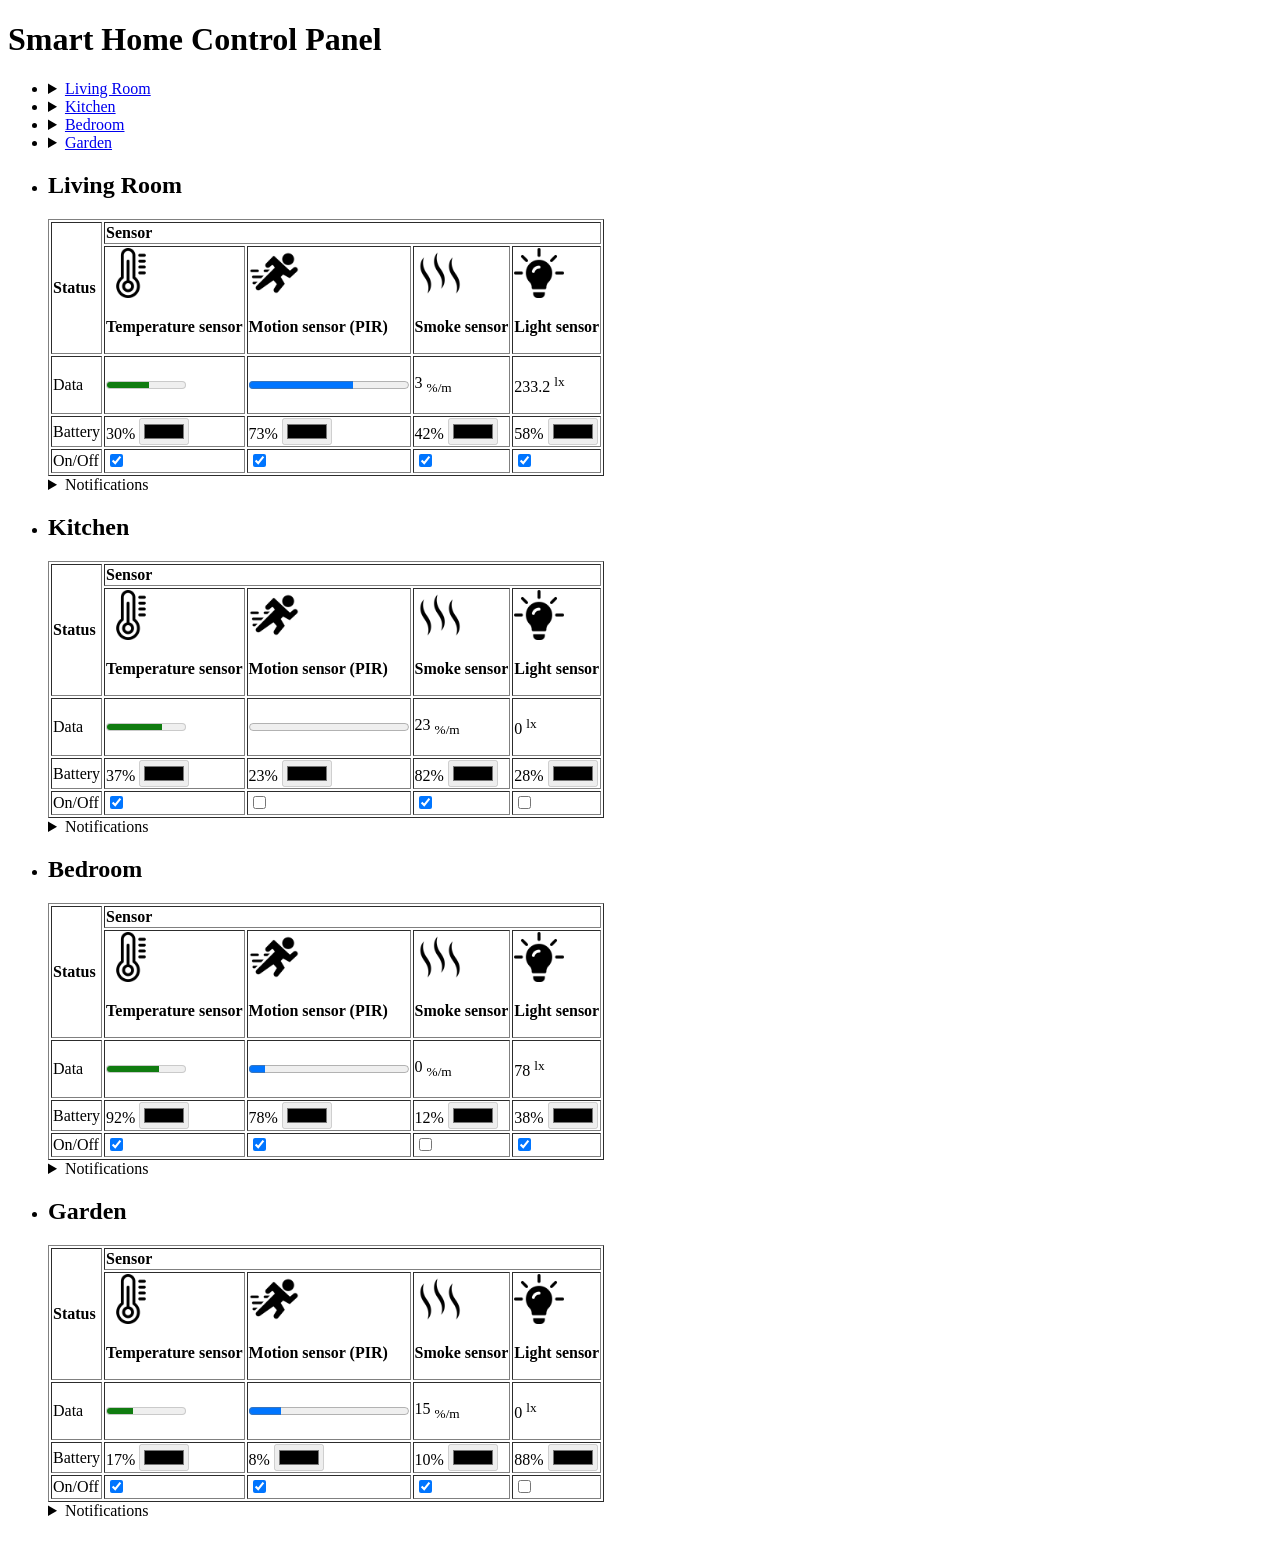
<file: HW1/index.html>
<!doctype html>
<html lang="en">
  <head>
    <meta charset="UTF-8" />
    <meta name="viewport" content="width=device-width, initial-scale=1.0" />
    <title>Homework HTML</title>
  </head>

  <body>
    <header>
      <h1>Smart Home Control Panel</h1>
    </header>

    <nav>
      <ul>
        <li>
          <details>
            <summary><a href="#livingroom">Living Room</a></summary>
            <ul>
              <li><a href="#livingroom-notifications">Notifications</a></li>
            </ul>
          </details>
        </li>
        <li>
          <details>
            <summary><a href="#kitchen">Kitchen</a></summary>
            <ul>
              <li><a href="#kitchen-notifications">Notifications</a></li>
            </ul>
          </details>
        </li>
        <li>
          <details>
            <summary><a href="#bedroom">Bedroom</a></summary>
            <ul>
              <li><a href="#bedroom-notifications">Notifications</a></li>
            </ul>
          </details>
        </li>
        <li>
          <details>
            <summary><a href="#garden">Garden</a></summary>
            <ul>
              <li><a href="#garden-notifications">Notifications</a></li>
            </ul>
          </details>
        </li>
      </ul>
    </nav>

    <ul>
      <li>
        <h2 id="livingroom">Living Room</h2>
        <table border="1">
          <thead>
            <tr>
              <th rowspan="2">Status</th>
              <th colspan="4">Sensor</th>
            </tr>

            <tr>
              <th>
                <img
                  src="img/thermometer.png"
                  alt="Temperature sensor"
                  width="50px"
                />
                <p>Temperature sensor</p>
              </th>
              <th>
                <img src="img/run.png" alt="Motion sensor (PIR)" width="50px" />
                <p>Motion sensor (PIR)</p>
              </th>
              <th>
                <img src="img/smoke.png" alt="Smoke sensor" width="50px" />
                <p>Smoke sensor</p>
              </th>
              <th>
                <img src="img/idea.png" alt="Light sensor" width="50px" />
                <p>Light sensor</p>
              </th>
            </tr>
          </thead>

          <tbody>
            <tr>
              <td>Data</td>
              <td><meter value="22" min="-10" max="50"></meter></td>
              <td><progress value="65" min="0" max="100"></progress></td>
              <td>
                <p>3 <sub>%/m</sub></p>
              </td>
              <td>
                <p>233.2 <sup>lx</sup></p>
              </td>
            </tr>

            <tr>
              <td>Battery</td>
              <td>30% <input type="color" value="orange" disabled /></td>
              <td>73% <input type="color" value="green" disabled /></td>
              <td>42% <input type="color" value="orange" disabled /></td>
              <td>58% <input type="color" value="yellow" disabled /></td>
            </tr>

            <tr>
              <td>On/Off</td>
              <td><input type="checkbox" checked /></td>
              <td><input type="checkbox" checked /></td>
              <td><input type="checkbox" checked /></td>
              <td><input type="checkbox" checked /></td>
            </tr>
          </tbody>
        </table>

        <details>
          <summary>Notifications</summary>
          <ul id="livingroom-notifications">
            <li>A lot of movement in the living room!</li>
          </ul>
        </details>
      </li>

      <li>
        <h2 id="kitchen">Kitchen</h2>
        <table border="1">
          <thead>
            <tr>
              <th rowspan="2">Status</th>
              <th colspan="4">Sensor</th>
            </tr>

            <tr>
              <th>
                <img
                  src="img/thermometer.png"
                  alt="Temperature sensor"
                  width="50px"
                />
                <p>Temperature sensor</p>
              </th>
              <th>
                <img src="img/run.png" alt="Motion sensor (PIR)" width="50px" />
                <p>Motion sensor (PIR)</p>
              </th>
              <th>
                <img src="img/smoke.png" alt="Smoke sensor" width="50px" />
                <p>Smoke sensor</p>
              </th>
              <th>
                <img src="img/idea.png" alt="Light sensor" width="50px" />
                <p>Light sensor</p>
              </th>
            </tr>
          </thead>

          <tbody>
            <tr>
              <td>Data</td>
              <td><meter value="32" min="-10" max="50"></meter></td>
              <td><progress value="0" min="0" max="100"></progress></td>
              <td>
                <p>23 <sub>%/m</sub></p>
              </td>
              <td>
                <p>0 <sup>lx</sup></p>
              </td>
            </tr>

            <tr>
              <td>Battery</td>
              <td>37% <input type="color" value="orange" disabled /></td>
              <td>23% <input type="color" value="red" disabled /></td>
              <td>82% <input type="color" value="green" disabled /></td>
              <td>28% <input type="color" value="red" disabled /></td>
            </tr>

            <tr>
              <td>On/Off</td>
              <td><input type="checkbox" checked /></td>
              <td><input type="checkbox" /></td>
              <td><input type="checkbox" checked /></td>
              <td><input type="checkbox" /></td>
            </tr>
          </tbody>
        </table>

        <details>
          <summary>Notifications</summary>
          <ul id="kitchen-notifications">
            <li>Something delicious is cooking!</li>
          </ul>
        </details>
      </li>

      <li>
        <h2 id="bedroom">Bedroom</h2>
        <table border="1">
          <thead>
            <tr>
              <th rowspan="2">Status</th>
              <th colspan="4">Sensor</th>
            </tr>

            <tr>
              <th>
                <img
                  src="img/thermometer.png"
                  alt="Temperature sensor"
                  width="50px"
                />
                <p>Temperature sensor</p>
              </th>
              <th>
                <img src="img/run.png" alt="Motion sensor (PIR)" width="50px" />
                <p>Motion sensor (PIR)</p>
              </th>
              <th>
                <img src="img/smoke.png" alt="Smoke sensor" width="50px" />
                <p>Smoke sensor</p>
              </th>
              <th>
                <img src="img/idea.png" alt="Light sensor" width="50px" />
                <p>Light sensor</p>
              </th>
            </tr>
          </thead>

          <tbody>
            <tr>
              <td>Data</td>
              <td><meter value="30" min="-10" max="50"></meter></td>
              <td><progress value="10" min="0" max="100"></progress></td>
              <td>
                <p>0 <sub>%/m</sub></p>
              </td>
              <td>
                <p>78 <sup>lx</sup></p>
              </td>
            </tr>

            <tr>
              <td>Battery</td>
              <td>92% <input type="color" value="green" disabled /></td>
              <td>78% <input type="color" value="green" disabled /></td>
              <td>12% <input type="color" value="red" disabled /></td>
              <td>38% <input type="color" value="orange" disabled /></td>
            </tr>

            <tr>
              <td>On/Off</td>
              <td><input type="checkbox" checked /></td>
              <td><input type="checkbox" checked /></td>
              <td><input type="checkbox" /></td>
              <td><input type="checkbox" checked /></td>
            </tr>
          </tbody>
        </table>

        <details>
          <summary>Notifications</summary>
          <ul id="bedroom-notifications">
            <li>Dimmed lights in the bedroom ready for sleep!</li>
          </ul>
        </details>
      </li>

      <li>
        <h2 id="garden">Garden</h2>
        <table border="1">
          <thead>
            <tr>
              <th rowspan="2">Status</th>
              <th colspan="4">Sensor</th>
            </tr>

            <tr>
              <th>
                <img
                  src="img/thermometer.png"
                  alt="Temperature sensor"
                  width="50px"
                />
                <p>Temperature sensor</p>
              </th>
              <th>
                <img src="img/run.png" alt="Motion sensor (PIR)" width="50px" />
                <p>Motion sensor (PIR)</p>
              </th>
              <th>
                <img src="img/smoke.png" alt="Smoke sensor" width="50px" />
                <p>Smoke sensor</p>
              </th>
              <th>
                <img src="img/idea.png" alt="Light sensor" width="50px" />
                <p>Light sensor</p>
              </th>
            </tr>
          </thead>

          <tbody>
            <tr>
              <td>Data</td>
              <td><meter value="10" min="-10" max="50"></meter></td>
              <td><progress value="20" min="0" max="100"></progress></td>
              <td>
                <p>15 <sub>%/m</sub></p>
              </td>
              <td>
                <p>0 <sup>lx</sup></p>
              </td>
            </tr>

            <tr>
              <td>Battery</td>
              <td>17% <input type="color" value="red" disabled /></td>
              <td>8% <input type="color" value="red" disabled /></td>
              <td>10% <input type="color" value="red" disabled /></td>
              <td>88% <input type="color" value="green" disabled /></td>
            </tr>

            <tr>
              <td>On/Off</td>
              <td><input type="checkbox" checked /></td>
              <td><input type="checkbox" checked /></td>
              <td><input type="checkbox" checked /></td>
              <td><input type="checkbox" /></td>
            </tr>
          </tbody>
        </table>

        <details>
          <summary>Notifications</summary>
          <ul id="garden-notifications">
            <li>Low levels of smoke detected!</li>
            <li>Where is the smoke coming from?</li>
          </ul>
        </details>
      </li>
    </ul>

    <br />
  </body>
</html>
</file>
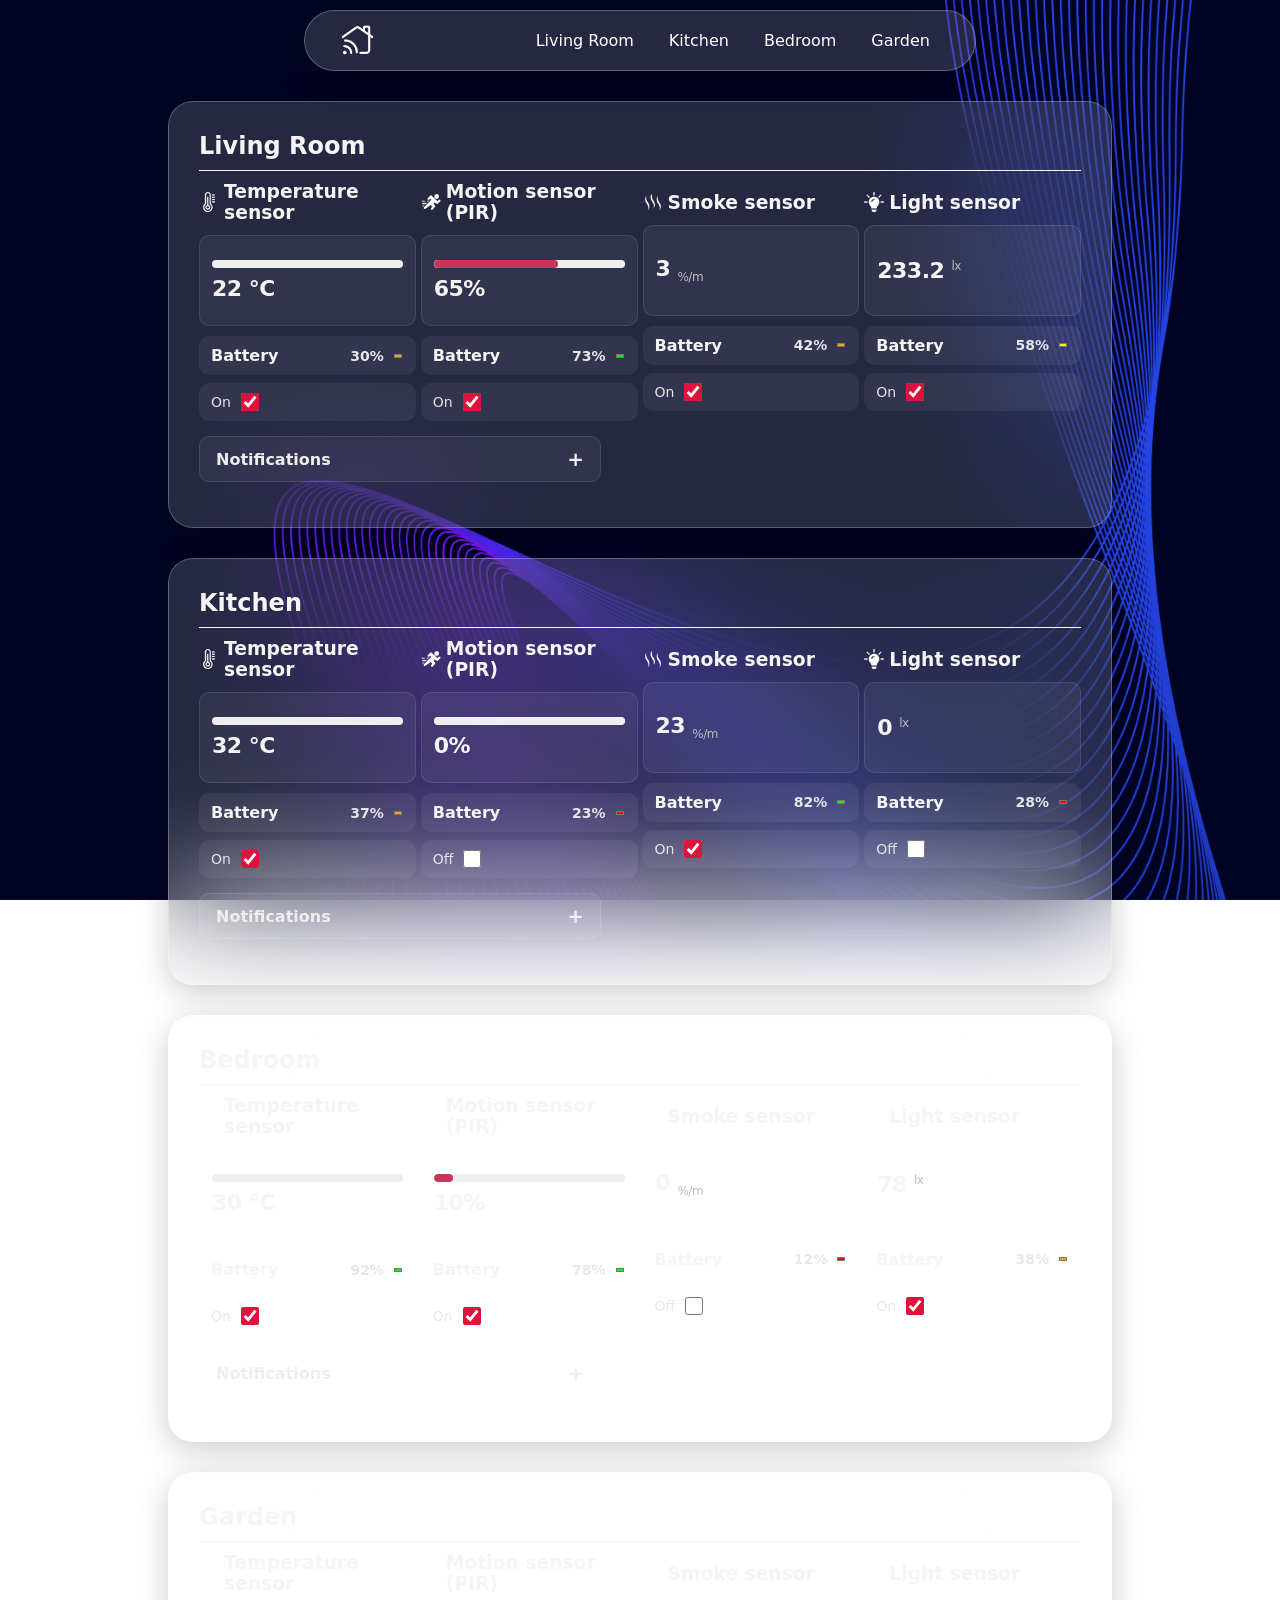
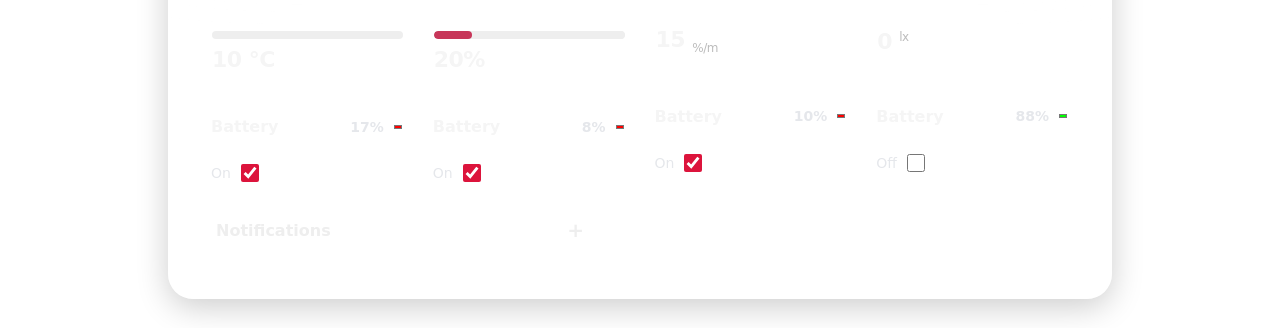
<file: HW2/index.html>
<!doctype html>
<html lang="en">
  <head>
    <meta charset="UTF-8" />
    <meta name="viewport" content="width=device-width, initial-scale=1.0" />
    <title>Homework HTML</title>
    <link rel="stylesheet" href="style.css" />
  </head>

  <body>
    <header>
      <div class="nav-container">
        <img src="img/smart-house.png" alt="" style="width: 35px" />
        <nav>
          <ul>
            <li>
              <a href="#livingroom">Living Room</a>
            </li>
            <li>
              <a href="#kitchen">Kitchen</a>
            </li>
            <li>
              <a href="#bedroom">Bedroom</a>
            </li>
            <li>
              <a href="#garden">Garden</a>
            </li>
          </ul>
        </nav>
      </div>
    </header>

    <div class="stats-container">
      <!-- Living Room -->
      <div class="stats">
        <h2 id="livingroom">Living Room</h2>

        <div class="sensor-info-container">
          <div class="sensor-info">
            <div class="title">
              <img
                src="img/thermometer.png"
                alt="Temperature sensor"
                style="height: 20px"
              />
              &nbsp;
              <h3>Temperature sensor</h3>
            </div>
            <div class="data">
              <meter value="22" min="-10" max="50"></meter>
              <p>22 °C</p>
            </div>
            <div class="battery">
              <strong>Battery</strong>
              <p>30% <input type="color" value="#FFA500" disabled /></p>
            </div>
            <div class="status">
              <label>On <input type="checkbox" checked /></label>
            </div>
          </div>

          <div class="sensor-info">
            <div class="title">
              <img
                src="img/run.png"
                alt="Motion sensor (PIR)"
                style="height: 20px"
              />
              &nbsp;
              <h3>Motion sensor (PIR)</h3>
            </div>
            <div class="data">
              <progress value="65" min="0" max="100"></progress>
              <p>65%</p>
            </div>
            <div class="battery">
              <strong>Battery</strong>
              <p>73% <input type="color" value="#00FF00" disabled /></p>
            </div>
            <div class="status">
              <label>On <input type="checkbox" checked /></label>
            </div>
          </div>

          <div class="sensor-info">
            <div class="title">
              <img
                src="img/smoke.png"
                alt="Smoke sensor"
                style="height: 20px"
              />
              &nbsp;
              <h3>Smoke sensor</h3>
            </div>
            <div class="data">
              <p>3 <sub>%/m</sub></p>
            </div>
            <div class="battery">
              <strong>Battery</strong>
              <p>42% <input type="color" value="#FFA500" disabled /></p>
            </div>
            <div class="status">
              <label>On <input type="checkbox" checked /></label>
            </div>
          </div>

          <div class="sensor-info">
            <div class="title">
              <img src="img/idea.png" alt="Light sensor" style="height: 20px" />
              &nbsp;
              <h3>Light sensor</h3>
            </div>
            <div class="data">
              <p>233.2 <sup>lx</sup></p>
            </div>
            <div class="battery">
              <strong>Battery</strong>
              <p>58% <input type="color" value="#FFFF00" disabled /></p>
            </div>
            <div class="status">
              <label>On <input type="checkbox" checked /></label>
            </div>
          </div>
        </div>

        <details>
          <summary>Notifications</summary>
          <ul id="livingroom-notifications">
            <li>A lot of movement in the living room!</li>
          </ul>
        </details>
      </div>

      <!-- Kitchen -->
      <div class="stats">
        <h2 id="kitchen">Kitchen</h2>

        <div class="sensor-info-container">
          <div class="sensor-info">
            <div class="title">
              <img
                src="img/thermometer.png"
                alt="Temperature sensor"
                style="height: 20px"
              />
              &nbsp;
              <h3>Temperature sensor</h3>
            </div>
            <div class="data">
              <meter value="32" min="-10" max="50"></meter>
              <p>32 °C</p>
            </div>
            <div class="battery">
              <strong>Battery</strong>
              <p>37% <input type="color" value="#FFA500" disabled /></p>
            </div>
            <div class="status">
              <label>On <input type="checkbox" checked /></label>
            </div>
          </div>

          <div class="sensor-info">
            <div class="title">
              <img
                src="img/run.png"
                alt="Motion sensor (PIR)"
                style="height: 20px"
              />
              &nbsp;
              <h3>Motion sensor (PIR)</h3>
            </div>
            <div class="data">
              <progress value="0" min="0" max="100"></progress>
              <p>0%</p>
            </div>
            <div class="battery">
              <strong>Battery</strong>
              <p>23% <input type="color" value="#FF0000" disabled /></p>
            </div>
            <div class="status">
              <label>Off <input type="checkbox" /></label>
            </div>
          </div>

          <div class="sensor-info">
            <div class="title">
              <img
                src="img/smoke.png"
                alt="Smoke sensor"
                style="height: 20px"
              />
              &nbsp;
              <h3>Smoke sensor</h3>
            </div>
            <div class="data">
              <p>23 <sub>%/m</sub></p>
            </div>
            <div class="battery">
              <strong>Battery</strong>
              <p>82% <input type="color" value="#00FF00" disabled /></p>
            </div>
            <div class="status">
              <label>On <input type="checkbox" checked /></label>
            </div>
          </div>

          <div class="sensor-info">
            <div class="title">
              <img src="img/idea.png" alt="Light sensor" style="height: 20px" />
              &nbsp;
              <h3>Light sensor</h3>
            </div>
            <div class="data">
              <p>0 <sup>lx</sup></p>
            </div>
            <div class="battery">
              <strong>Battery</strong>
              <p>28% <input type="color" value="#FF0000" disabled /></p>
            </div>
            <div class="status">
              <label>Off <input type="checkbox" /></label>
            </div>
          </div>
        </div>

        <details>
          <summary>Notifications</summary>
          <ul id="kitchen-notifications">
            <li>Something delicious is cooking!</li>
          </ul>
        </details>
      </div>

      <!-- Bedroom -->
      <div class="stats">
        <h2 id="bedroom">Bedroom</h2>

        <div class="sensor-info-container">
          <div class="sensor-info">
            <div class="title">
              <img
                src="img/thermometer.png"
                alt="Temperature sensor"
                style="height: 20px"
              />
              &nbsp;
              <h3>Temperature sensor</h3>
            </div>
            <div class="data">
              <meter value="30" min="-10" max="50"></meter>
              <p>30 °C</p>
            </div>
            <div class="battery">
              <strong>Battery</strong>
              <p>92% <input type="color" value="#00FF00" disabled /></p>
            </div>
            <div class="status">
              <label>On <input type="checkbox" checked /></label>
            </div>
          </div>

          <div class="sensor-info">
            <div class="title">
              <img
                src="img/run.png"
                alt="Motion sensor (PIR)"
                style="height: 20px"
              />
              &nbsp;
              <h3>Motion sensor (PIR)</h3>
            </div>
            <div class="data">
              <progress value="10" min="0" max="100"></progress>
              <p>10%</p>
            </div>
            <div class="battery">
              <strong>Battery</strong>
              <p>78% <input type="color" value="#00FF00" disabled /></p>
            </div>
            <div class="status">
              <label>On <input type="checkbox" checked /></label>
            </div>
          </div>

          <div class="sensor-info">
            <div class="title">
              <img
                src="img/smoke.png"
                alt="Smoke sensor"
                style="height: 20px"
              />
              &nbsp;
              <h3>Smoke sensor</h3>
            </div>
            <div class="data">
              <p>0 <sub>%/m</sub></p>
            </div>
            <div class="battery">
              <strong>Battery</strong>
              <p>12% <input type="color" value="#FF0000" disabled /></p>
            </div>
            <div class="status">
              <label>Off <input type="checkbox" /></label>
            </div>
          </div>

          <div class="sensor-info">
            <div class="title">
              <img src="img/idea.png" alt="Light sensor" style="height: 20px" />
              &nbsp;
              <h3>Light sensor</h3>
            </div>
            <div class="data">
              <p>78 <sup>lx</sup></p>
            </div>
            <div class="battery">
              <strong>Battery</strong>
              <p>38% <input type="color" value="#FFA500" disabled /></p>
            </div>
            <div class="status">
              <label>On <input type="checkbox" checked /></label>
            </div>
          </div>
        </div>

        <details>
          <summary>Notifications</summary>
          <ul id="bedroom-notifications">
            <li>Dimmed lights in the bedroom ready for sleep!</li>
          </ul>
        </details>
      </div>

      <!-- Garden -->
      <div class="stats">
        <h2 id="garden">Garden</h2>

        <div class="sensor-info-container">
          <div class="sensor-info">
            <div class="title">
              <img
                src="img/thermometer.png"
                alt="Temperature sensor"
                style="height: 20px"
              />
              &nbsp;
              <h3>Temperature sensor</h3>
            </div>
            <div class="data">
              <meter value="10" min="-10" max="50"></meter>
              <p>10 °C</p>
            </div>
            <div class="battery">
              <strong>Battery</strong>
              <p>17% <input type="color" value="#FF0000" disabled /></p>
            </div>
            <div class="status">
              <label>On <input type="checkbox" checked /></label>
            </div>
          </div>

          <div class="sensor-info">
            <div class="title">
              <img
                src="img/run.png"
                alt="Motion sensor (PIR)"
                style="height: 20px"
              />
              &nbsp;
              <h3>Motion sensor (PIR)</h3>
            </div>
            <div class="data">
              <progress value="20" min="0" max="100"></progress>
              <p>20%</p>
            </div>
            <div class="battery">
              <strong>Battery</strong>
              <p>8% <input type="color" value="#FF0000" disabled /></p>
            </div>
            <div class="status">
              <label>On <input type="checkbox" checked /></label>
            </div>
          </div>

          <div class="sensor-info">
            <div class="title">
              <img
                src="img/smoke.png"
                alt="Smoke sensor"
                style="height: 20px"
              />
              &nbsp;
              <h3>Smoke sensor</h3>
            </div>
            <div class="data">
              <p>15 <sub>%/m</sub></p>
            </div>
            <div class="battery">
              <strong>Battery</strong>
              <p>10% <input type="color" value="#FF0000" disabled /></p>
            </div>
            <div class="status">
              <label>On <input type="checkbox" checked /></label>
            </div>
          </div>

          <div class="sensor-info">
            <div class="title">
              <img src="img/idea.png" alt="Light sensor" style="height: 20px" />
              &nbsp;
              <h3>Light sensor</h3>
            </div>
            <div class="data">
              <p>0 <sup>lx</sup></p>
            </div>
            <div class="battery">
              <strong>Battery</strong>
              <p>88% <input type="color" value="#00FF00" disabled /></p>
            </div>
            <div class="status">
              <label>Off <input type="checkbox" /></label>
            </div>
          </div>
        </div>

        <details>
          <summary>Notifications</summary>
          <ul id="garden-notifications">
            <li>Low levels of smoke detected!</li>
            <li>Where is the smoke coming from?</li>
          </ul>
        </details>
      </div>
    </div>

    <br />
  </body>
</html>
</file>
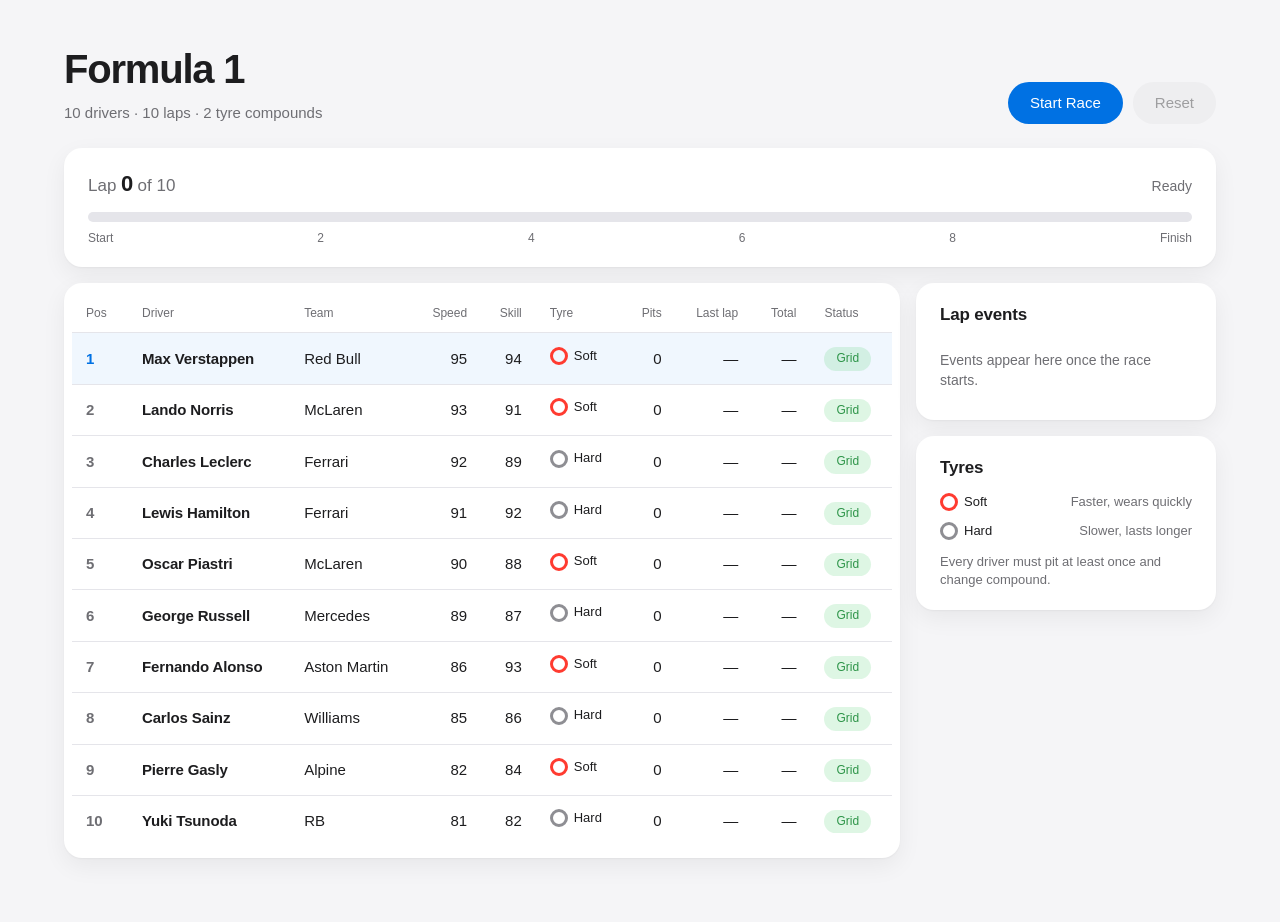
<file: HW3/index.html>
<!doctype html>
<html lang="en">
  <head>
    <meta charset="UTF-8" />
    <meta name="viewport" content="width=device-width, initial-scale=1" />
    <title>Formula 1 Scoreboard</title>
    <link rel="stylesheet" href="styles.css" />
  </head>
  <body>
    <main class="app">
      <header class="topbar">
        <div>
          <h1>Formula 1</h1>
          <p class="subtitle">10 drivers · 10 laps · 2 tyre compounds</p>
        </div>
        <div class="controls">
          <button id="startBtn" class="btn btn-primary">Start Race</button>
          <button id="resetBtn" class="btn btn-secondary" disabled>
            Reset
          </button>
        </div>
      </header>

      <!-- Lap progression -->
      <section class="card progress-card" aria-label="Lap progress">
        <div class="progress-head">
          <span class="lap-label"
            >Lap <strong id="lapCurrent">0</strong> of
            <span id="lapTotal">10</span></span
          >
          <span class="race-state" id="raceState">Ready</span>
        </div>
        <div
          class="progress-track"
          role="progressbar"
          aria-valuemin="0"
          aria-valuemax="10"
          aria-valuenow="0"
          id="progressTrack"
        >
          <div class="progress-fill" id="progressFill"></div>
        </div>
        <div class="progress-ticks" aria-hidden="true">
          <span>Start</span><span>2</span><span>4</span><span>6</span
          ><span>8</span><span>Finish</span>
        </div>
      </section>

      <!-- Safety car banner (JS toggles .visible) -->
      <div class="banner" id="safetyBanner" role="status" aria-live="polite">
        <span class="banner-dot"></span>
        Safety car deployed
      </div>

      <div class="layout">
        <!-- Standings table -->
        <section class="card table-card" aria-label="Race standings">
          <div class="table-wrap">
            <table class="standings">
              <thead>
                <tr>
                  <th class="col-pos">Pos</th>
                  <th>Driver</th>
                  <th>Team</th>
                  <th class="num">Speed</th>
                  <th class="num">Skill</th>
                  <th>Tyre</th>
                  <th class="num">Pits</th>
                  <th class="num">Last lap</th>
                  <th class="num">Total</th>
                  <th>Status</th>
                </tr>
              </thead>
              <!-- JS re-renders these rows. Static start grid shown below.
                 Row hooks: data-driver, data-pos. Tyre badge: .tyre-soft / .tyre-hard.
                 Status badge: .status-ok / .status-pit / .status-spin / .status-sc / .status-finished -->
              <tbody id="standingsBody">
                <tr data-driver="1">
                  <td class="col-pos">1</td>
                  <td class="driver">Max Verstappen</td>
                  <td>Red Bull</td>
                  <td class="num">95</td>
                  <td class="num">94</td>
                  <td><span class="tyre tyre-soft">Soft</span></td>
                  <td class="num">0</td>
                  <td class="num">—</td>
                  <td class="num">—</td>
                  <td><span class="status status-ok">Grid</span></td>
                </tr>
                <tr data-driver="2">
                  <td class="col-pos">2</td>
                  <td class="driver">Lando Norris</td>
                  <td>McLaren</td>
                  <td class="num">93</td>
                  <td class="num">91</td>
                  <td><span class="tyre tyre-soft">Soft</span></td>
                  <td class="num">0</td>
                  <td class="num">—</td>
                  <td class="num">—</td>
                  <td><span class="status status-ok">Grid</span></td>
                </tr>
                <tr data-driver="3">
                  <td class="col-pos">3</td>
                  <td class="driver">Charles Leclerc</td>
                  <td>Ferrari</td>
                  <td class="num">92</td>
                  <td class="num">89</td>
                  <td><span class="tyre tyre-hard">Hard</span></td>
                  <td class="num">0</td>
                  <td class="num">—</td>
                  <td class="num">—</td>
                  <td><span class="status status-ok">Grid</span></td>
                </tr>
                <tr data-driver="4">
                  <td class="col-pos">4</td>
                  <td class="driver">Lewis Hamilton</td>
                  <td>Ferrari</td>
                  <td class="num">91</td>
                  <td class="num">92</td>
                  <td><span class="tyre tyre-hard">Hard</span></td>
                  <td class="num">0</td>
                  <td class="num">—</td>
                  <td class="num">—</td>
                  <td><span class="status status-ok">Grid</span></td>
                </tr>
                <tr data-driver="5">
                  <td class="col-pos">5</td>
                  <td class="driver">Oscar Piastri</td>
                  <td>McLaren</td>
                  <td class="num">90</td>
                  <td class="num">88</td>
                  <td><span class="tyre tyre-soft">Soft</span></td>
                  <td class="num">0</td>
                  <td class="num">—</td>
                  <td class="num">—</td>
                  <td><span class="status status-ok">Grid</span></td>
                </tr>
                <tr data-driver="6">
                  <td class="col-pos">6</td>
                  <td class="driver">George Russell</td>
                  <td>Mercedes</td>
                  <td class="num">89</td>
                  <td class="num">87</td>
                  <td><span class="tyre tyre-hard">Hard</span></td>
                  <td class="num">0</td>
                  <td class="num">—</td>
                  <td class="num">—</td>
                  <td><span class="status status-ok">Grid</span></td>
                </tr>
                <tr data-driver="7">
                  <td class="col-pos">7</td>
                  <td class="driver">Fernando Alonso</td>
                  <td>Aston Martin</td>
                  <td class="num">86</td>
                  <td class="num">93</td>
                  <td><span class="tyre tyre-soft">Soft</span></td>
                  <td class="num">0</td>
                  <td class="num">—</td>
                  <td class="num">—</td>
                  <td><span class="status status-ok">Grid</span></td>
                </tr>
                <tr data-driver="8">
                  <td class="col-pos">8</td>
                  <td class="driver">Carlos Sainz</td>
                  <td>Williams</td>
                  <td class="num">85</td>
                  <td class="num">86</td>
                  <td><span class="tyre tyre-hard">Hard</span></td>
                  <td class="num">0</td>
                  <td class="num">—</td>
                  <td class="num">—</td>
                  <td><span class="status status-ok">Grid</span></td>
                </tr>
                <tr data-driver="9">
                  <td class="col-pos">9</td>
                  <td class="driver">Pierre Gasly</td>
                  <td>Alpine</td>
                  <td class="num">82</td>
                  <td class="num">84</td>
                  <td><span class="tyre tyre-soft">Soft</span></td>
                  <td class="num">0</td>
                  <td class="num">—</td>
                  <td class="num">—</td>
                  <td><span class="status status-ok">Grid</span></td>
                </tr>
                <tr data-driver="10">
                  <td class="col-pos">10</td>
                  <td class="driver">Yuki Tsunoda</td>
                  <td>RB</td>
                  <td class="num">81</td>
                  <td class="num">82</td>
                  <td><span class="tyre tyre-hard">Hard</span></td>
                  <td class="num">0</td>
                  <td class="num">—</td>
                  <td class="num">—</td>
                  <td><span class="status status-ok">Grid</span></td>
                </tr>
              </tbody>
            </table>
          </div>
        </section>

        <!-- Side panel -->
        <aside class="side">
          <section class="card">
            <h2>Lap events</h2>
            <ul class="event-log" id="eventLog">
              <li class="empty">Events appear here once the race starts.</li>
            </ul>
          </section>

          <section class="card">
            <h2>Tyres</h2>
            <ul class="legend">
              <li>
                <span class="tyre tyre-soft">Soft</span
                ><span>Faster, wears quickly</span>
              </li>
              <li>
                <span class="tyre tyre-hard">Hard</span
                ><span>Slower, lasts longer</span>
              </li>
            </ul>
            <p class="note">
              Every driver must pit at least once and change compound.
            </p>
          </section>
        </aside>
      </div>
    </main>

    <!-- Winner popup (JS adds .open) -->
    <div
      class="modal"
      id="winnerModal"
      role="dialog"
      aria-modal="true"
      aria-labelledby="winnerTitle"
      aria-hidden="true"
    >
      <div class="modal-backdrop" data-close></div>
      <div class="modal-panel">
        <div class="trophy" aria-hidden="true">🏆</div>
        <p class="modal-kicker">Race winner</p>
        <h2 id="winnerTitle">Driver name</h2>
        <p class="modal-team" id="winnerTeam">Team</p>
        <dl class="modal-stats">
          <div>
            <dt>Total time</dt>
            <dd id="winnerTime">—</dd>
          </div>
          <div>
            <dt>Pit stops</dt>
            <dd id="winnerPits">—</dd>
          </div>
        </dl>
        <ol class="podium" id="podiumList"></ol>
        <div class="modal-actions">
          <button class="btn btn-primary" id="raceAgainBtn">Race again</button>
          <button class="btn btn-secondary" id="closeBtn">Close</button>
        </div>
      </div>
    </div>

    <script src="index.js"></script>
  </body>
</html>
</file>
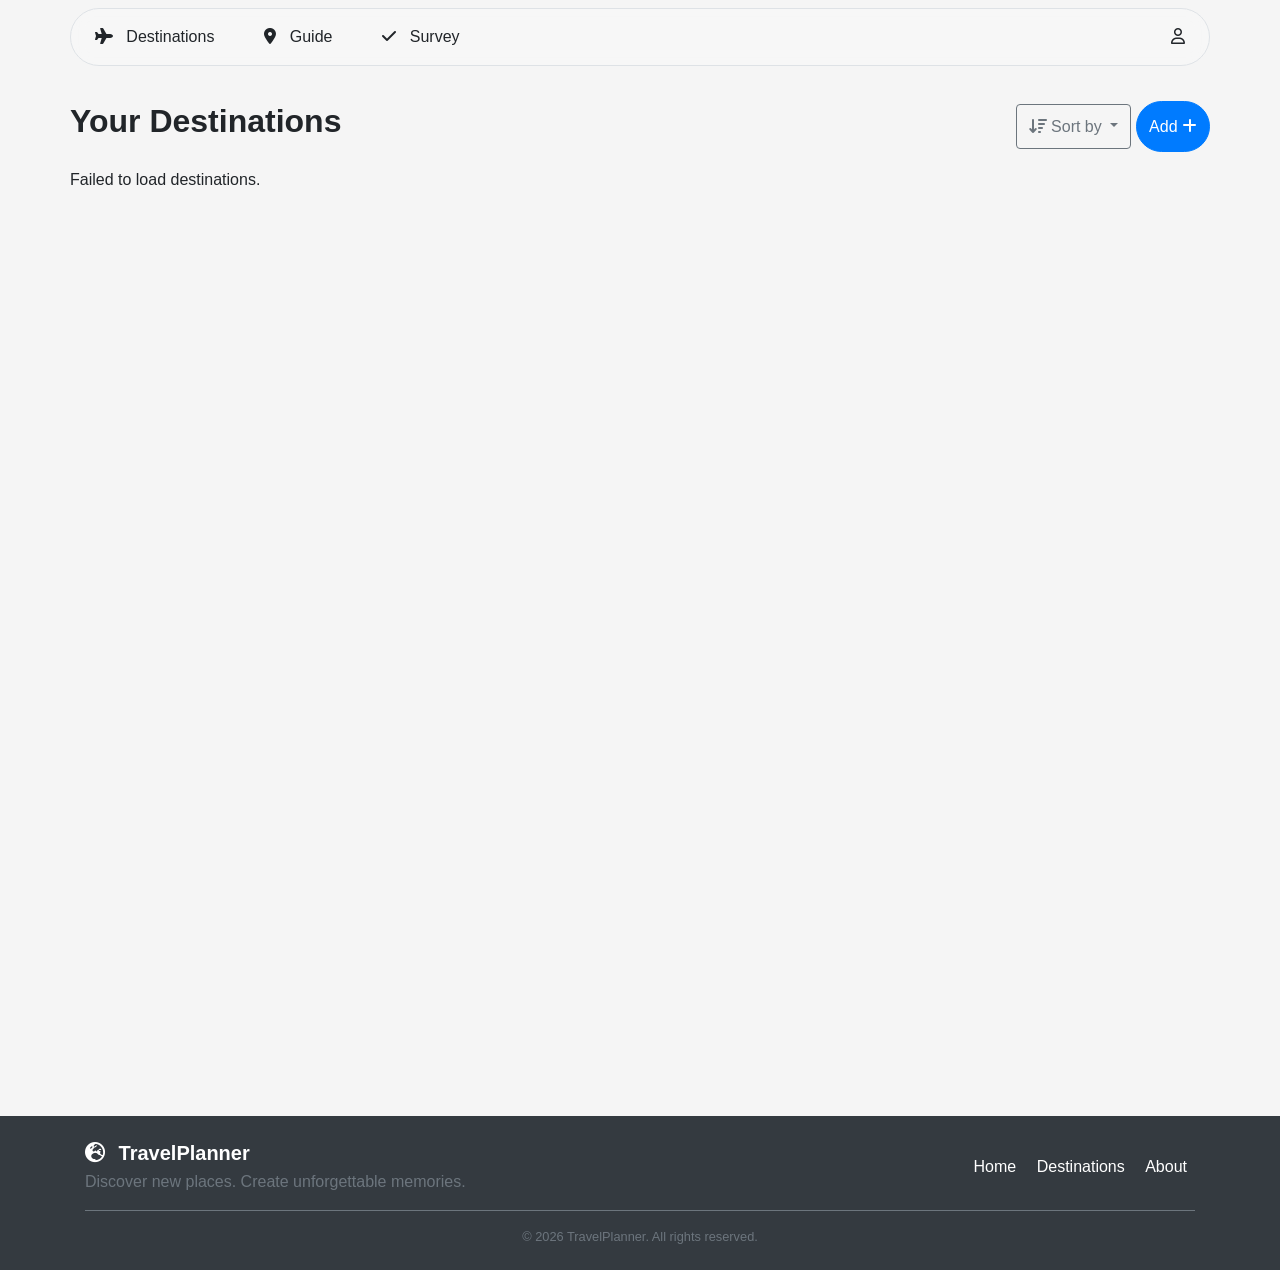
<file: PR1/index.html>
<!doctype html>
<html lang="en">
  <head>
    <meta charset="UTF-8" />
    <meta name="viewport" content="width=device-width, initial-scale=1.0" />
    <title>Travel Planner</title>
    <!-- Latest compiled and minified CSS -->
    <link
      rel="stylesheet"
      href="https://cdn.jsdelivr.net/npm/bootstrap@4.6.1/dist/css/bootstrap.min.css"
    />
    <!-- jQuery library -->
    <script src="https://cdn.jsdelivr.net/npm/jquery@3.6.0/dist/jquery.slim.min.js"></script>
    <!-- Popper JS -->
    <script src="https://cdn.jsdelivr.net/npm/popper.js@1.16.1/dist/umd/popper.min.js"></script>
    <!-- Latest compiled JavaScript -->
    <script src="https://cdn.jsdelivr.net/npm/bootstrap@4.6.1/dist/js/bootstrap.bundle.min.js"></script>
    <!-- Font Icons -->
    <link
      rel="stylesheet"
      href="https://cdnjs.cloudflare.com/ajax/libs/font-awesome/6.7.2/css/all.min.css"
    />
    <link rel="stylesheet" href="css/style.css" />
  </head>
  <body>
    <div
      data-component="navbar"
      class="container p-2 my-2 border rounded-pill"
    ></div>

    <div
      class="container d-flex p-0"
      style="gap: 10px; justify-content: space-between; margin-top: 35px"
    >
      <h2>Your Destinations</h2>

      <div class="card-actions-container d-flex">
        <div class="dropdown badge">
          <button
            class="btn btn-outline-secondary dropdown-toggle"
            type="button"
            id="sortDropdown"
            data-toggle="dropdown"
          >
            <i class="fa-solid fa-arrow-down-wide-short"></i>
            Sort by
          </button>

          <div class="dropdown-menu">
            <button class="dropdown-item" onclick="sortPlaces('budget-asc')">
              Budget: Lowest first
            </button>

            <button class="dropdown-item" onclick="sortPlaces('budget-desc')">
              Budget: Highest first
            </button>

            <div class="dropdown-divider"></div>

            <button class="dropdown-item" onclick="sortPlaces('category')">
              Category: A-Z
            </button>
          </div>
        </div>

        <button
          type="button"
          data-toggle="modal"
          data-target="#addPlaceModal"
          class="btn btn-primary rounded-pill"
        >
          Add
          <i class="fa-solid fa-plus"></i>
        </button>
      </div>
    </div>

    <div
      id="destinations-container"
      class="layout container p-0 my-3 w-100 over"
    >
      <!-- Inner Card JS Injected -->
    </div>

    <div
      data-component="footer"
      class="container p-0"
      style="max-width: none"
    ></div>

    <!-- POPUPS -->
    <div
      class="modal fade"
      id="addPlaceModal"
      tabindex="-1"
      role="dialog"
      aria-labelledby="addPlaceModalLabel"
      aria-hidden="true"
    >
      <div class="modal-dialog modal-dialog-centered" role="document">
        <div class="modal-content rounded-4">
          <div class="modal-header">
            <h5 class="modal-title" id="addPlaceModalLabel">
              Add a destination
            </h5>
            <button type="button" class="close" data-dismiss="modal">
              <span>&times;</span>
            </button>
          </div>

          <form id="addPlaceForm">
            <div class="modal-body">
              <div class="form-group">
                <label for="placeSelect">Destination</label>
                <select
                  id="placeSelect"
                  class="form-control rounded-pill"
                  required
                >
                  <option value="" disabled selected>
                    Choose a destination
                  </option>
                </select>
              </div>

              <div class="form-group mb-0">
                <label for="placeCost">Estimated cost (€)</label>
                <input
                  type="number"
                  class="form-control rounded-pill"
                  id="placeCost"
                  placeholder="Enter estimated cost"
                  min="0"
                  step="0.01"
                  required
                />
              </div>
            </div>

            <div class="modal-footer">
              <button
                type="button"
                class="btn btn-light rounded-pill"
                data-dismiss="modal"
              >
                Cancel
              </button>

              <button type="submit" class="btn btn-primary rounded-pill">
                Add destination
              </button>
            </div>
          </form>
        </div>
      </div>
    </div>

    <script src="assets/components.js"></script>
    <script src="js/index.js" type="module"></script>
  </body>
</html>
</file>
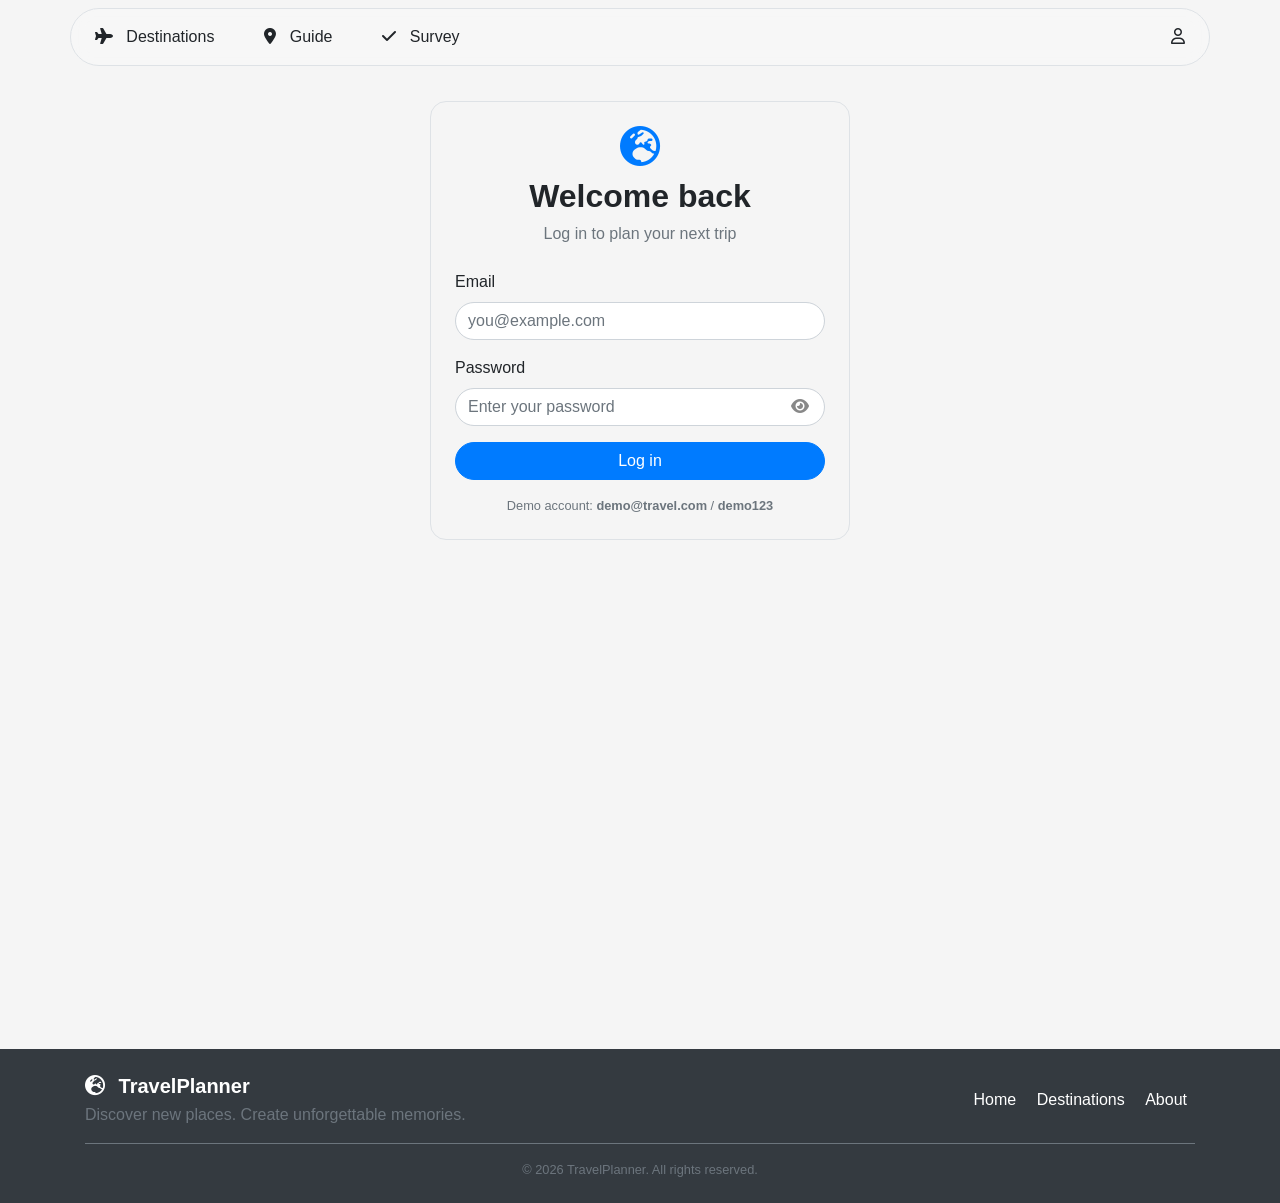
<file: PR1/login.html>
<!doctype html>
<html lang="en">
  <head>
    <meta charset="UTF-8" />
    <meta name="viewport" content="width=device-width, initial-scale=1.0" />
    <title>Login | Travel Planner</title>
    <link
      rel="stylesheet"
      href="https://cdn.jsdelivr.net/npm/bootstrap@4.6.1/dist/css/bootstrap.min.css"
    />
    <script src="https://cdn.jsdelivr.net/npm/jquery@3.6.0/dist/jquery.slim.min.js"></script>
    <script src="https://cdn.jsdelivr.net/npm/popper.js@1.16.1/dist/umd/popper.min.js"></script>
    <script src="https://cdn.jsdelivr.net/npm/bootstrap@4.6.1/dist/js/bootstrap.bundle.min.js"></script>
    <link
      rel="stylesheet"
      href="https://cdnjs.cloudflare.com/ajax/libs/font-awesome/6.7.2/css/all.min.css"
    />
    <link rel="stylesheet" href="css/style.css" />
    <link rel="stylesheet" href="css/login.css" />
  </head>
  <body>
    <div
      data-component="navbar"
      class="container p-2 my-2 border rounded-pill"
    ></div>

    <div class="container p-0" style="margin-top: 35px; min-height: 100vh">
      <div class="login-card border rounded-4 p-4 mx-auto">
        <div class="text-center mb-4">
          <i class="fa-solid fa-earth-europe login-icon"></i>
          <h2 class="mt-2 mb-1">Welcome back</h2>
          <p class="text-muted mb-0">Log in to plan your next trip</p>
        </div>

        <div id="login-error" class="alert alert-danger d-none"></div>

        <form id="login-form" novalidate>
          <div class="form-group">
            <label for="login-email">Email</label>
            <input
              type="email"
              id="login-email"
              class="form-control rounded-pill"
              placeholder="you@example.com"
              autocomplete="email"
              required
            />
            <div class="invalid-feedback">Please enter a valid email.</div>
          </div>

          <div class="form-group">
            <label for="login-password">Password</label>
            <div class="password-wrapper">
              <input
                type="password"
                id="login-password"
                class="form-control rounded-pill"
                placeholder="Enter your password"
                autocomplete="current-password"
                minlength="6"
                required
              />
              <button
                type="button"
                id="toggle-password"
                class="password-toggle"
                aria-label="Show password"
              >
                <i class="fa-solid fa-eye"></i>
              </button>
            </div>
            <div class="invalid-feedback">
              Password must be at least 6 characters.
            </div>
          </div>

          <button type="submit" class="btn btn-primary rounded-pill btn-block">
            Log in
          </button>
        </form>

        <p class="text-muted small text-center mt-3 mb-0">
          Demo account: <strong>demo@travel.com</strong> /
          <strong>demo123</strong>
        </p>
      </div>
    </div>

    <div
      data-component="footer"
      class="container p-0"
      style="max-width: none"
    ></div>

    <script src="assets/components.js"></script>
    <script src="js/login/login.js" type="module"></script>
  </body>
</html>
</file>
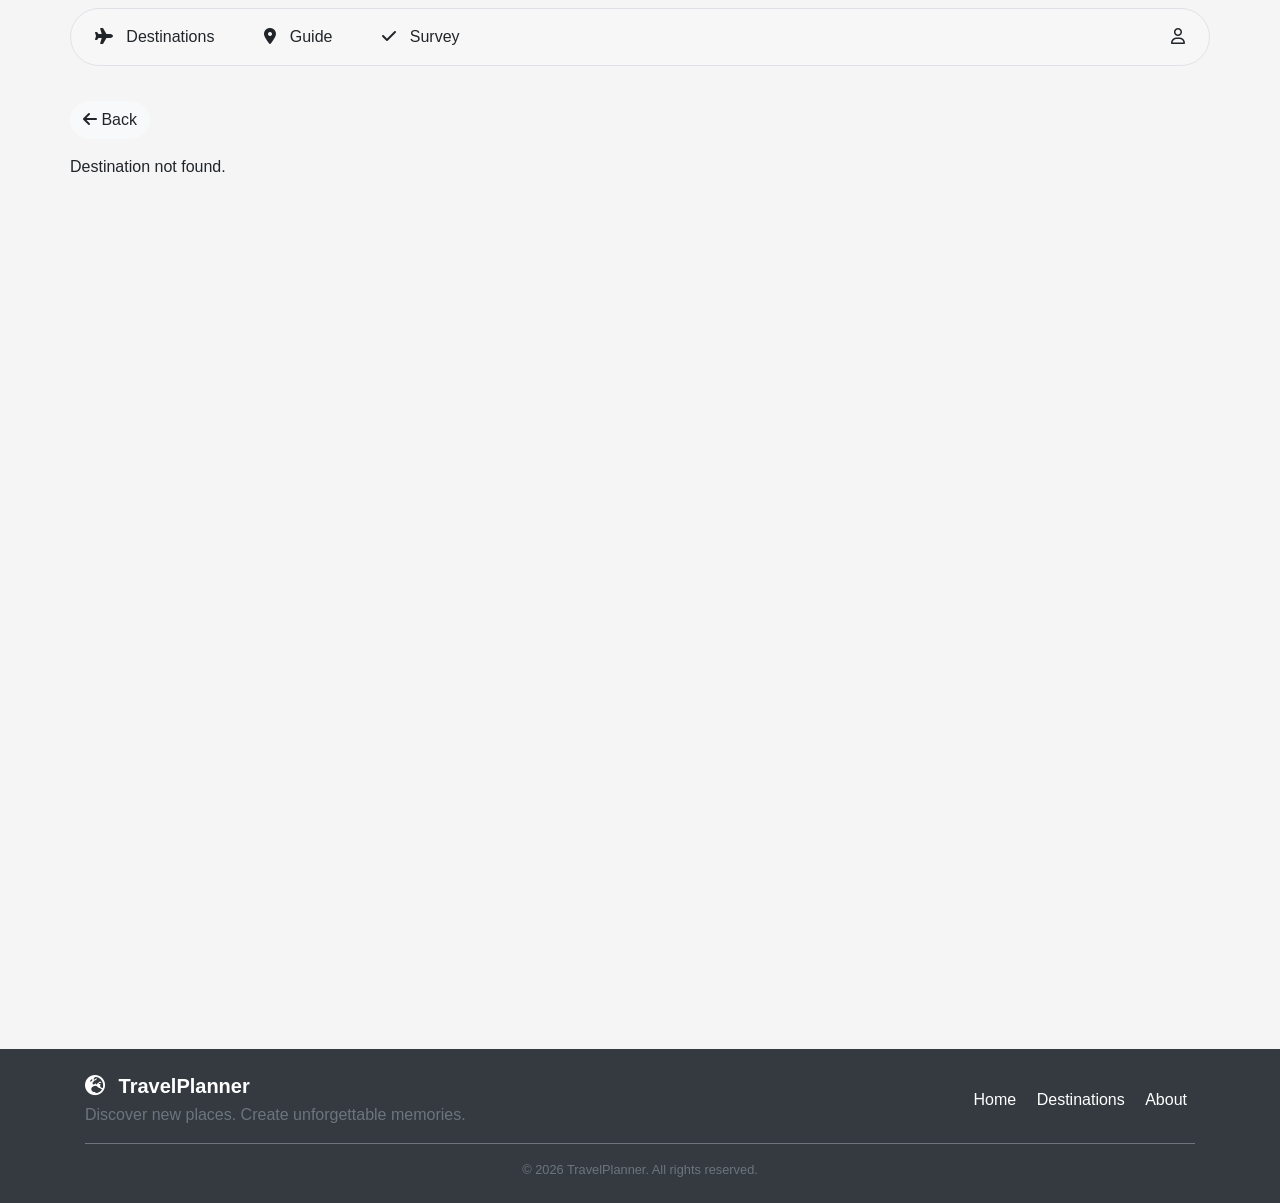
<file: PR1/place.html>
<!doctype html>
<html lang="en">
  <head>
    <meta charset="UTF-8" />
    <meta name="viewport" content="width=device-width, initial-scale=1.0" />
    <title>Destination | Travel Planner</title>
    <link
      rel="stylesheet"
      href="https://cdn.jsdelivr.net/npm/bootstrap@4.6.1/dist/css/bootstrap.min.css"
    />
    <script src="https://cdn.jsdelivr.net/npm/jquery@3.6.0/dist/jquery.slim.min.js"></script>
    <script src="https://cdn.jsdelivr.net/npm/popper.js@1.16.1/dist/umd/popper.min.js"></script>
    <script src="https://cdn.jsdelivr.net/npm/bootstrap@4.6.1/dist/js/bootstrap.bundle.min.js"></script>
    <link
      rel="stylesheet"
      href="https://cdnjs.cloudflare.com/ajax/libs/font-awesome/6.7.2/css/all.min.css"
    />
    <link rel="stylesheet" href="css/style.css" />
    <link rel="stylesheet" href="css/place.css" />
  </head>
  <body>
    <div
      data-component="navbar"
      class="container p-2 my-2 border rounded-pill"
    ></div>

    <div class="container p-0" style="margin-top: 35px; min-height: 100vh">
      <a href="index.html" class="btn btn-light rounded-pill mb-3">
        <i class="fa-solid fa-arrow-left"></i> Back
      </a>

      <!-- Place details injected by JS -->
      <div id="place-container"></div>
    </div>

    <div
      data-component="footer"
      class="container p-0"
      style="max-width: none"
    ></div>

    <script src="assets/components.js"></script>
    <script src="js/place/place.js" type="module"></script>
  </body>
</html>
</file>
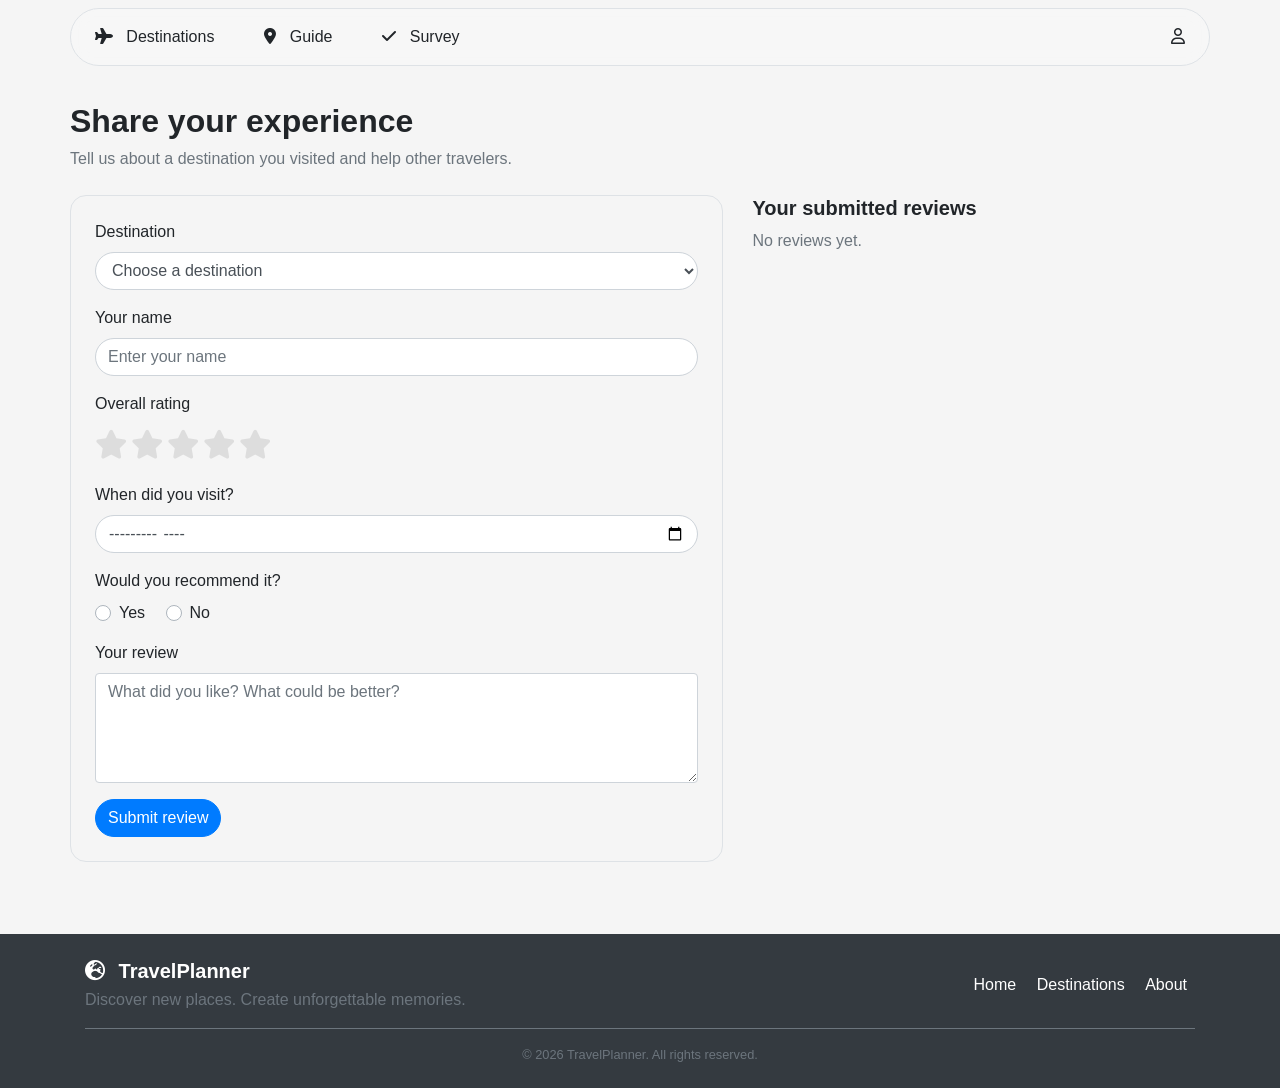
<file: PR1/survey.html>
<!doctype html>
<html lang="en">
  <head>
    <meta charset="UTF-8" />
    <meta name="viewport" content="width=device-width, initial-scale=1.0" />
    <title>Leave a Review | Travel Planner</title>
    <link
      rel="stylesheet"
      href="https://cdn.jsdelivr.net/npm/bootstrap@4.6.1/dist/css/bootstrap.min.css"
    />
    <script src="https://cdn.jsdelivr.net/npm/jquery@3.6.0/dist/jquery.slim.min.js"></script>
    <script src="https://cdn.jsdelivr.net/npm/popper.js@1.16.1/dist/umd/popper.min.js"></script>
    <script src="https://cdn.jsdelivr.net/npm/bootstrap@4.6.1/dist/js/bootstrap.bundle.min.js"></script>
    <link
      rel="stylesheet"
      href="https://cdnjs.cloudflare.com/ajax/libs/font-awesome/6.7.2/css/all.min.css"
    />
    <link rel="stylesheet" href="css/style.css" />
    <link rel="stylesheet" href="css/survey.css" />
  </head>
  <body>
    <div
      data-component="navbar"
      class="container p-2 my-2 border rounded-pill"
    ></div>

    <div class="container p-0" style="margin-top: 35px">
      <h2 class="mb-1">Share your experience</h2>
      <p class="text-muted mb-4">
        Tell us about a destination you visited and help other travelers.
      </p>

      <div class="row">
        <!-- Review form -->
        <div class="col-lg-7 mb-4">
          <div class="border rounded-4 p-4">
            <form id="survey-form" novalidate>
              <div class="form-group">
                <label for="survey-place">Destination</label>
                <select
                  id="survey-place"
                  class="form-control rounded-pill"
                  required
                >
                  <option value="" disabled selected>
                    Choose a destination
                  </option>
                </select>
              </div>

              <div class="form-group">
                <label for="survey-name">Your name</label>
                <input
                  type="text"
                  id="survey-name"
                  class="form-control rounded-pill"
                  placeholder="Enter your name"
                  required
                />
              </div>

              <div class="form-group">
                <label>Overall rating</label>
                <div id="star-rating" class="star-rating">
                  <button
                    type="button"
                    class="star-btn"
                    data-value="1"
                    aria-label="1 star"
                  >
                    <i class="fa-solid fa-star"></i>
                  </button>
                  <button
                    type="button"
                    class="star-btn"
                    data-value="2"
                    aria-label="2 stars"
                  >
                    <i class="fa-solid fa-star"></i>
                  </button>
                  <button
                    type="button"
                    class="star-btn"
                    data-value="3"
                    aria-label="3 stars"
                  >
                    <i class="fa-solid fa-star"></i>
                  </button>
                  <button
                    type="button"
                    class="star-btn"
                    data-value="4"
                    aria-label="4 stars"
                  >
                    <i class="fa-solid fa-star"></i>
                  </button>
                  <button
                    type="button"
                    class="star-btn"
                    data-value="5"
                    aria-label="5 stars"
                  >
                    <i class="fa-solid fa-star"></i>
                  </button>
                </div>
                <small id="rating-error" class="text-danger d-none">
                  Please select a rating.
                </small>
              </div>

              <div class="form-group">
                <label for="survey-visit">When did you visit?</label>
                <input
                  type="month"
                  id="survey-visit"
                  class="form-control rounded-pill"
                  required
                />
              </div>

              <div class="form-group">
                <label class="d-block">Would you recommend it?</label>
                <div class="custom-control custom-radio custom-control-inline">
                  <input
                    type="radio"
                    id="rec-yes"
                    name="recommend"
                    value="yes"
                    class="custom-control-input"
                    required
                  />
                  <label class="custom-control-label" for="rec-yes">Yes</label>
                </div>
                <div class="custom-control custom-radio custom-control-inline">
                  <input
                    type="radio"
                    id="rec-no"
                    name="recommend"
                    value="no"
                    class="custom-control-input"
                  />
                  <label class="custom-control-label" for="rec-no">No</label>
                </div>
              </div>

              <div class="form-group">
                <label for="survey-comment">Your review</label>
                <textarea
                  id="survey-comment"
                  class="form-control"
                  rows="4"
                  placeholder="What did you like? What could be better?"
                  required
                ></textarea>
              </div>

              <button type="submit" class="btn btn-primary rounded-pill">
                Submit review
              </button>
            </form>

            <div id="survey-success" class="alert alert-success mt-3 d-none">
              Thank you! Your review has been submitted.
            </div>
          </div>
        </div>

        <!-- Submitted reviews -->
        <div class="col-lg-5">
          <h5>Your submitted reviews</h5>
          <div id="reviews-list"></div>
        </div>
      </div>
    </div>

    <div
      data-component="footer"
      class="container p-0"
      style="max-width: none"
    ></div>

    <script src="assets/components.js"></script>
    <script src="js/survey/survey.js" type="module"></script>
  </body>
</html>
</file>
<file: HW2/style.css>
* {
  font-family:
    system-ui,
    -apple-system,
    BlinkMacSystemFont,
    "Segoe UI",
    Roboto,
    Oxygen,
    Ubuntu,
    Cantarell,
    "Open Sans",
    "Helvetica Neue",
    sans-serif;
}

body {
  display: flex;
  align-items: center;
  justify-content: center;
  flex-direction: column;

  background-image: url("img/background.jpg");
  background-repeat: no-repeat;
  background-position: center;
  background-size: cover;
  background-attachment: fixed;

  margin: 10px;
}

a {
  text-decoration: none;
  color: inherit;
  color: white;
}

ul {
  margin: 0;
  padding: 0;
}

li {
  text-decoration: none;
}

h1,
h2,
h3 {
  padding: 0;
  margin: 0;
  color: whitesmoke;
}

header {
  position: sticky;
  z-index: 1000;
  top: 5px;

  display: flex;
  align-items: center;
  justify-content: center;
}

/* ================================ NAV ================================ */

header h1 {
  width: 30%;
}

header ul {
  display: flex;
  list-style: none;
  gap: 15px;
  padding: 0;
}

header li {
  padding: 10px;
  border-radius: 25px;
  border: none;
  cursor: pointer;

  transition:
    box-shadow 300ms ease,
    color 200ms ease;
}

header li:hover {
  color: white;
  box-shadow: 0 2px 2px 0 rgba(255, 255, 255, 0.4);
  box-shadow:
    inset 0 1px 0 0 rgba(255, 255, 255, 0.4),
    inset 0 10px 20px -10px rgba(255, 255, 255, 0.2);
  background-color: crimson;
}

nav {
  margin: 0;
  padding: 0;
}

.nav-container {
  display: flex;
  align-items: center;
  justify-content: space-between;

  padding: 10px 35px;
  background-color: gray;

  width: 600px;
  border-radius: 35px;

  /* Semi-transparent white background */
  background: rgba(255, 255, 255, 0.15);

  /* The blur effect on the content behind the card */
  backdrop-filter: blur(64px);
  -webkit-backdrop-filter: blur(64px); /* Safari support */

  /* Subtle glass edge border */
  border: 1px solid rgba(255, 255, 255, 0.25);

  /* Soft shadow for subtle depth */
  box-shadow: 0 8px 32px 0 rgba(0, 0, 0, 0.2);
}

/* ================================ MAIN ================================ */

.stats-container {
  width: 100%;
  display: flex;
  align-items: center;
  justify-content: center;
  flex-direction: column;
}

.stats {
  width: 70%;
  padding: 30px;
  border-radius: 25px;

  margin-top: 30px;

  /* Semi-transparent white background */
  background: rgba(255, 255, 255, 0.15);

  /* The blur effect on the content behind the card */
  backdrop-filter: blur(64px);
  -webkit-backdrop-filter: blur(64px); /* Safari support */

  /* Subtle glass edge border */
  border: 1px solid rgba(255, 255, 255, 0.25);

  /* Soft shadow for subtle depth */
  box-shadow: 0 8px 32px 0 rgba(0, 0, 0, 0.2);
}

.stats h2 {
  scroll-margin: 110px;
  padding-bottom: 10px;
  border-bottom: 1px whitesmoke solid;
  color: whitesmoke;
}

.sensor-info-container {
  display: flex;
  align-items: center;
  justify-content: center;

  margin-top: 10px;
  gap: 5px;
}

.sensor-info {
  width: 25%;
  min-height: 150px;
}

.title {
  display: flex;
  align-items: center;
  justify-content: start;
}

/* ------------------- data, battery, status ------------------ */

.data,
.battery,
.status {
  padding: 10px;
  margin-top: 8px;
  border-radius: 8px;
}

/* Sensor readings */
.data {
  display: flex;
  flex-direction: column;
  align-items: flex-start;
  justify-content: center;
  gap: 8px;
  min-height: 65px;
  margin-top: 12px;
  padding: 12px;
  border: 1px solid rgba(255, 255, 255, 0.1);
  border-radius: 10px;
  background: rgba(255, 255, 255, 0.06);
}

.data p {
  margin: 0;
  color: #f5f5f5;
  font-size: 22px;
  font-weight: 700;
  letter-spacing: -0.5px;
}

.data sub,
.data sup {
  color: #bcbcbc;
  font-size: 12px;
  font-weight: 500;
}

.data meter,
.data progress {
  width: 100%;
  max-width: 220px;
  height: 8px;
  border: none;
  border-radius: 10px;
  overflow: hidden;
}

/* Battery information */
.battery {
  display: flex;
  align-items: center;
  justify-content: space-between;
  gap: 12px;
  margin-top: 10px;
  padding: 10px 12px;
  border-radius: 10px;
  background: rgba(255, 255, 255, 0.06);
}

.battery p {
  display: flex;
  align-items: center;
  gap: 8px;
  margin: 0;
  color: #e5e7eb;
  font-size: 14px;
  font-weight: 600;
}

.battery strong {
  color: whitesmoke;
}

.battery input[type="color"] {
  width: 12px;
  height: 12px;
  padding: 0;
  border: none;
  border-radius: 50%;
  background: transparent;
  cursor: default;
}

/* On/off status */
.status {
  display: flex;
  align-items: center;
  justify-content: space-between;
  margin-top: 8px;
  padding: 10px 12px;
  border-radius: 10px;
  background: rgba(255, 255, 255, 0.06);
}

.status label {
  display: flex;
  align-items: center;
  gap: 10px;
  color: #e5e7eb;
  font-size: 14px;
  font-weight: 500;
}

.status input[type="checkbox"] {
  width: 18px;
  height: 18px;
  margin: 0;
  accent-color: crimson;
  cursor: pointer;
}

meter,
progress {
  width: 160px;
  height: 12px;
  vertical-align: middle;
  border: none;
  border-radius: 10px;
  overflow: hidden;
  appearance: none;
  -webkit-appearance: none;
}

/* Progress bar background */
progress {
  background-color: #eeeeee;
}

/* Progress bar fill */
progress::-webkit-progress-bar {
  background-color: #eeeeee;
  border-radius: 10px;
}

progress::-webkit-progress-value {
  background-color: #c73659;
  border-radius: 10px;
}

progress::-moz-progress-bar {
  background-color: #c73659;
  border-radius: 10px;
}

/* Meter background */
meter {
  background-color: #eeeeee;
}

/* Meter track */
meter::-webkit-meter-bar {
  background: #eeeeee;
  border: none;
  border-radius: 10px;
}

/* Meter fill */
meter::-webkit-meter-optimum-value {
  background: #a91d3a;
  border-radius: 10px;
}

meter::-webkit-meter-suboptimum-value {
  background: #c73659;
  border-radius: 10px;
}

meter::-webkit-meter-even-less-good-value {
  background: #a91d3a;
  border-radius: 10px;
}

/* ================ notifications ================ */

details {
  margin: 15px 0;
  overflow: hidden;
  max-width: 400px;

  border: 1px solid rgba(255, 255, 255, 0.1);
  border-radius: 10px;
  background: rgba(255, 255, 255, 0.06);
}

summary {
  padding: 12px 16px;
  color: #eeeeee;
  font-weight: bold;
  cursor: pointer;
  list-style: none;
  display: flex;
  align-items: center;
  justify-content: space-between;
  gap: 10px;
}

/* Hide default arrow */
summary::-webkit-details-marker {
  display: none;
}

/* Custom arrow */
summary::after {
  content: "+";
  font-size: 20px;
  line-height: 1;
}

details[open] summary::after {
  content: "−";
}

/* Hover effect */
summary:hover {
  background-color: #c73659;
}

/* Notification list */
details ul {
  list-style: none;
  padding: 10px 16px;
  margin: 0;
}

/* Individual notification */
details ul li {
  padding: 10px 12px;
  margin: 5px 0;
  border-left: 2px solid #c73659;
  color: whitesmoke;
  font-size: 14px;
}

/* Keyboard accessibility */
summary:focus-visible {
  outline: 2px solid #c73659;
  outline-offset: -3px;
}
</file>
<file: HW3/styles.css>
:root {
  --bg: #f5f5f7;
  --surface: #ffffff;
  --text: #1d1d1f;
  --muted: #6e6e73;
  --line: #e5e5ea;
  --accent: #0071e3;
  --accent-hover: #0077ed;
  --soft: #ff3b30;
  --hard: #8e8e93;
  --ok: #34c759;
  --pit: #ff9500;
  --spin: #ff3b30;
  --sc: #ffcc00;
  --radius: 18px;
  --shadow: 0 1px 2px rgba(0, 0, 0, 0.04), 0 8px 24px rgba(0, 0, 0, 0.06);
}

@media (prefers-color-scheme: dark) {
  :root {
    --bg: #000000;
    --surface: #1c1c1e;
    --text: #f5f5f7;
    --muted: #98989d;
    --line: #2c2c2e;
    --accent: #2997ff;
    --accent-hover: #409cff;
    --shadow: none;
  }
}

* {
  box-sizing: border-box;
}

html {
  -webkit-text-size-adjust: 100%;
}

body {
  margin: 0;
  background: var(--bg);
  color: var(--text);
  font-family:
    -apple-system, BlinkMacSystemFont, "SF Pro Text", "Inter", "Segoe UI",
    Helvetica, Arial, sans-serif;
  font-size: 15px;
  line-height: 1.45;
  -webkit-font-smoothing: antialiased;
}

.app {
  max-width: 1200px;
  margin: 0 auto;
  padding: 40px 24px 64px;
}

/* Header */
.topbar {
  display: flex;
  align-items: flex-end;
  justify-content: space-between;
  gap: 16px;
  margin-bottom: 24px;
  flex-wrap: wrap;
}
h1 {
  margin: 0;
  font-size: 40px;
  font-weight: 700;
  letter-spacing: -0.03em;
}
.subtitle {
  margin: 4px 0 0;
  color: var(--muted);
}
.controls {
  display: flex;
  gap: 10px;
}

/* Buttons */
.btn {
  font: inherit;
  font-weight: 500;
  border: 0;
  border-radius: 980px;
  padding: 10px 22px;
  cursor: pointer;
  transition:
    background 0.2s,
    transform 0.1s,
    opacity 0.2s;
}
.btn:active {
  transform: scale(0.97);
}
.btn:disabled {
  opacity: 0.4;
  cursor: not-allowed;
  transform: none;
}
.btn:focus-visible {
  outline: 3px solid color-mix(in srgb, var(--accent) 45%, transparent);
  outline-offset: 2px;
}
.btn-primary {
  background: var(--accent);
  color: #fff;
}
.btn-primary:hover:not(:disabled) {
  background: var(--accent-hover);
}
.btn-secondary {
  background: color-mix(in srgb, var(--text) 8%, transparent);
  color: var(--text);
}
.btn-secondary:hover:not(:disabled) {
  background: color-mix(in srgb, var(--text) 13%, transparent);
}

/* Cards */
.card {
  background: var(--surface);
  border-radius: var(--radius);
  box-shadow: var(--shadow);
  padding: 20px 24px;
}
.card h2 {
  margin: 0 0 12px;
  font-size: 17px;
  font-weight: 600;
  letter-spacing: -0.01em;
}

/* Lap progress */
.progress-card {
  margin-bottom: 16px;
}
.progress-head {
  display: flex;
  justify-content: space-between;
  align-items: baseline;
  margin-bottom: 12px;
}
.lap-label {
  font-size: 17px;
  color: var(--muted);
}
.lap-label strong {
  color: var(--text);
  font-weight: 600;
  font-size: 22px;
  letter-spacing: -0.02em;
}
.race-state {
  color: var(--muted);
  font-size: 14px;
}
.progress-track {
  height: 10px;
  background: var(--line);
  border-radius: 999px;
  overflow: hidden;
}
.progress-fill {
  height: 100%;
  width: 0%; /* JS: set width = lap / totalLaps * 100 + '%' */
  background: var(--accent);
  border-radius: 999px;
  transition: width 100ms linear;
}
.progress-ticks {
  display: flex;
  justify-content: space-between;
  margin-top: 8px;
  font-size: 12px;
  color: var(--muted);
}

/* Safety car banner */
.banner {
  display: none;
  align-items: center;
  gap: 10px;
  margin-bottom: 16px;
  padding: 12px 20px;
  border-radius: 14px;
  background: color-mix(in srgb, var(--sc) 22%, var(--surface));
  font-weight: 500;
}
.banner.visible {
  display: flex;
}
.banner-dot {
  width: 10px;
  height: 10px;
  border-radius: 50%;
  background: var(--sc);
  animation: pulse 1.2s ease-in-out infinite;
}
@keyframes pulse {
  50% {
    opacity: 0.3;
  }
}

/* Layout */
.layout {
  display: grid;
  grid-template-columns: minmax(0, 1fr) 300px;
  gap: 16px;
  align-items: start;
}
.side {
  display: grid;
  gap: 16px;
}

/* Table */
.table-card {
  padding: 8px 8px 12px;
}
.table-wrap {
  overflow-x: auto;
}
.standings {
  width: 100%;
  border-collapse: collapse;
  min-width: 760px;
}
.standings th {
  text-align: left;
  font-size: 12px;
  font-weight: 500;
  color: var(--muted);
  padding: 14px 14px 10px;
  border-bottom: 1px solid var(--line);
  white-space: nowrap;
}
.standings td {
  padding: 13px 14px;
  border-bottom: 1px solid var(--line);
  white-space: nowrap;
  font-variant-numeric: tabular-nums;
}
.standings tbody tr:last-child td {
  border-bottom: 0;
}
.standings tbody tr {
  transition: background 0.3s;
}
.standings tbody tr:first-child {
  background: color-mix(in srgb, var(--accent) 6%, transparent);
}
.standings tbody tr.updated {
  background: color-mix(in srgb, var(--accent) 10%, transparent);
}
.num {
  text-align: right !important;
}
.col-pos {
  width: 56px;
  font-weight: 600;
  color: var(--muted);
}
.standings tbody tr:first-child .col-pos {
  color: var(--accent);
}
.driver {
  font-weight: 600;
  letter-spacing: -0.01em;
}

/* Tyre badges */
.tyre {
  display: inline-flex;
  align-items: center;
  gap: 6px;
  font-size: 13px;
  font-weight: 500;
}
.tyre::before {
  content: "";
  width: 12px;
  height: 12px;
  border-radius: 50%;
  border: 3px solid var(--hard);
}
.tyre-soft::before {
  border-color: var(--soft);
}
.tyre-hard::before {
  border-color: var(--hard);
}

/* Status pills */
.status {
  display: inline-block;
  padding: 3px 12px;
  border-radius: 999px;
  font-size: 12px;
  font-weight: 500;
  background: color-mix(in srgb, var(--ok) 16%, transparent);
  color: color-mix(in srgb, var(--ok) 70%, var(--text));
}
.status-ok {
  background: color-mix(in srgb, var(--ok) 16%, transparent);
  color: color-mix(in srgb, var(--ok) 70%, var(--text));
}
.status-pit {
  background: color-mix(in srgb, var(--pit) 18%, transparent);
  color: color-mix(in srgb, var(--pit) 75%, var(--text));
}
.status-spin {
  background: color-mix(in srgb, var(--spin) 15%, transparent);
  color: color-mix(in srgb, var(--spin) 80%, var(--text));
}
.status-sc {
  background: color-mix(in srgb, var(--sc) 28%, transparent);
  color: color-mix(in srgb, #b38f00 80%, var(--text));
}
.status-finished {
  background: var(--text);
  color: var(--surface);
}

/* Event log */
.event-log {
  list-style: none;
  margin: 0;
  padding: 0;
  max-height: 320px;
  overflow-y: auto;
}
.event-log li {
  padding: 10px 0;
  border-bottom: 1px solid var(--line);
  font-size: 14px;
}
.event-log li:last-child {
  border-bottom: 0;
}
.event-log .empty {
  color: var(--muted);
}
.event-log .lap-tag {
  color: var(--muted);
  font-size: 12px;
  margin-right: 8px;
}

/* Legend */
.legend {
  list-style: none;
  margin: 0 0 12px;
  padding: 0;
  display: grid;
  gap: 10px;
}
.legend li {
  display: flex;
  align-items: center;
  justify-content: space-between;
  gap: 12px;
  font-size: 14px;
}
.legend li span:last-child {
  color: var(--muted);
  font-size: 13px;
  text-align: right;
}
.note {
  margin: 0;
  color: var(--muted);
  font-size: 13px;
}

/* Winner modal */
.modal {
  position: fixed;
  inset: 0;
  display: none;
  align-items: center;
  justify-content: center;
  padding: 20px;
  z-index: 100;
}
.modal.open {
  display: flex;
}
.modal-backdrop {
  position: absolute;
  inset: 0;
  background: rgba(0, 0, 0, 0.4);
  backdrop-filter: blur(12px);
  -webkit-backdrop-filter: blur(12px);
}
.modal-panel {
  position: relative;
  width: 100%;
  max-width: 400px;
  background: var(--surface);
  border-radius: 24px;
  padding: 36px 28px 28px;
  text-align: center;
  box-shadow: 0 24px 64px rgba(0, 0, 0, 0.25);
  animation: pop 0.35s cubic-bezier(0.2, 0.9, 0.3, 1.2);
}
@keyframes pop {
  from {
    opacity: 0;
    transform: scale(0.92);
  }
}
.trophy {
  font-size: 52px;
  line-height: 1;
  margin-bottom: 12px;
}
.modal-kicker {
  margin: 0;
  color: var(--muted);
  font-size: 14px;
}
.modal-panel h2 {
  margin: 4px 0 2px;
  font-size: 30px;
  font-weight: 700;
  letter-spacing: -0.025em;
}
.modal-team {
  margin: 0 0 20px;
  color: var(--muted);
}
.modal-stats {
  display: grid;
  grid-template-columns: 1fr 1fr;
  gap: 12px;
  margin: 0 0 20px;
}
.modal-stats div {
  background: var(--bg);
  border-radius: 14px;
  padding: 12px;
}
.modal-stats dt {
  color: var(--muted);
  font-size: 12px;
}
.modal-stats dd {
  margin: 2px 0 0;
  font-size: 18px;
  font-weight: 600;
  font-variant-numeric: tabular-nums;
}
.podium {
  list-style: none;
  margin: 0 0 24px;
  padding: 0;
  text-align: left;
  font-size: 14px;
}
.podium li {
  display: flex;
  justify-content: space-between;
  padding: 8px 0;
  border-bottom: 1px solid var(--line);
}
.podium li:last-child {
  border-bottom: 0;
}
.modal-actions {
  display: flex;
  gap: 10px;
  justify-content: center;
}

/* Responsive */
@media (max-width: 900px) {
  .layout {
    grid-template-columns: 1fr;
  }
  h1 {
    font-size: 32px;
  }
  .app {
    padding: 24px 16px 48px;
  }
}

@media (prefers-reduced-motion: reduce) {
  *,
  *::before,
  *::after {
    animation: none !important;
    transition: none !important;
  }
}
</file>
<file: PR1/css/style.css>
﻿@import url("https://fonts.googleapis.com/css2?family=DM+Sans:ital,opsz,wght@0,9..40,300;0,9..40,400;0,9..40,500;0,9..40,600;1,9..40,400&family=DM+Mono:wght@400;500&display=swap");

*,
*::before,
*::after {
  box-sizing: border-box;
  margin: 0;
  padding: 0;
}
html,
body {
  background-color: whitesmoke;
  min-height: 100%;
}

/* ==============================
   TYPOGRAPHY
============================== */

h1,
h2,
h3,
h4,
h5,
h6 {
  font-weight: 600;
  line-height: 1.3;
}

p {
  margin-bottom: 0;
}

ul,
ol {
  list-style: none;
}

strong,
b {
  font-weight: 600;
}

/* ==============================
   LINKS
============================== */

a {
  color: inherit;
  text-decoration: none;
  cursor: pointer;
}

a:hover,
a:focus {
  color: inherit;
  text-decoration: none;
}

/* ==============================
   IMAGES
============================== */

img {
  width: 100%;
  height: 100%;
  object-fit: cover;
}

:root {
  /* Base */
  --bg: #f5f3ee;
  --surface: #ffffff;
  --border: #e7e3da;

  /* Typography */
  --text: #202c35;
  --muted: #7b858b;

  /* Interaction */
  --hover: #f0eee8;
  --shadow: 0 1px 3px rgba(32, 44, 53, 0.06), 0 2px 6px rgba(32, 44, 53, 0.04);

  /* Status */
  --active-bg: #dcede8;
  --active-text: #26745f;

  --done-bg: #ecedea;
  --done-text: #737d78;

  --verified-bg: #dfeaf3;
  --verified-text: #315d7a;

  --pending-bg: #f9ebd2;
  --pending-text: #94651f;

  /* Accent colors */
  --primary: #245b68;
  --primary-hover: #194650;

  --secondary: #d47a4a;
  --secondary-hover: #bd6539;

  /* Semantic */
  --red: #c6534d;
  --green: #39836a;

  /* Travel-specific */
  --ocean: #245b68;
  --ocean-light: #dce9eb;
  --sand: #e9dcc5;
  --sunset: #d47a4a;
  --forest: #587765;

  /* Width */
  --max-width: 1300px;
}

.rounded-1 {
  border-radius: var(--bs-border-radius-sm, 0.2rem) !important;
}
.rounded-2 {
  border-radius: var(--bs-border-radius, 0.25rem) !important;
}
.rounded-3 {
  border-radius: var(--bs-border-radius-lg, 0.5rem) !important;
}
.rounded-4 {
  border-radius: 1rem !important;
}
.rounded-5 {
  border-radius: 2rem !important;
}

/* 
------------------------------
NAVBAR
------------------------------ 
*/

.link-container {
  width: 70%;
  display: flex;
  gap: 50px;
}

[data-component="navbar"] {
  position: sticky;
  top: 5px;
  z-index: 1000;
  width: 100%;

  background: rgba(255, 255, 255, 0.2);
  backdrop-filter: blur(10px);
}

/* 
------------------------------
CARDS
------------------------------ 
*/

.layout {
  display: flex;
  flex-direction: column;
  gap: 10px;

  min-height: 100dvh;
}

.card-image {
  width: 100%;
  height: 100%;
  object-fit: cover;
  display: block;
}

.actions-container {
  position: absolute;
  top: 0;
  right: 0;
  width: 100%;
  padding: 20px;
  color: white;
}

.info-container {
  position: absolute;
  bottom: 0;
  left: 0;
  width: 100%;
  padding: 20px;
  color: white;
  background: linear-gradient(transparent, rgba(0, 0, 0, 0.85));
}

.destination-name {
  font-size: 22px;
  font-weight: 600;
  margin-bottom: 4px;
}

.destination-country {
  font-size: 13px;
  opacity: 0.85;
}

.destination-rating {
  display: flex;
  align-items: center;
  gap: 5px;
  font-size: 14px;
  font-weight: 600;
}

.destination-rating i {
  color: #ffc107;
}

.popular-badge {
  display: inline-block;
  margin-top: 12px;
  padding: 4px 10px;
  border-radius: 20px;
  background: rgba(255, 255, 255, 0.2);
  font-size: 11px;
  font-weight: 600;
}

.estimated-cost {
  display: inline-flex;
  align-items: center;
  gap: 5px;
  background: #e8f5e9;
  color: #287a3e;
  padding: 3px 10px;
  border-radius: 20px;
  font-size: 13px;
  font-weight: 600;
  margin-top: 10px;
}

.estimated-cost small {
  font-size: 11px;
  font-weight: 400;
  opacity: 0.8;
}

.dropdown button {
  height: 45px;
}
</file>
<file: PR1/css/login.css>
.login-card {
  max-width: 420px;
}

.login-icon {
  font-size: 2.5rem;
  color: #007bff;
}

.password-wrapper {
  position: relative;
}

.password-wrapper .form-control {
  padding-right: 48px;
}

.password-toggle {
  position: absolute;
  top: 50%;
  right: 16px;
  transform: translateY(-50%);
  background: none;
  border: none;
  color: #888;
  cursor: pointer;
  padding: 0;
}

.password-toggle:hover {
  color: #333;
}
</file>
<file: PR1/css/place.css>
.place-main-image {
  width: 100%;
  height: 420px;
  object-fit: cover;
  border-radius: 1.5rem;
}

.place-thumbnails {
  display: flex;
  gap: 10px;
  margin-top: 10px;
  overflow-x: auto;
}

.place-thumb {
  width: 110px;
  height: 80px;
  object-fit: cover;
  border-radius: 0.75rem;
  cursor: pointer;
  opacity: 0.6;
  border: 2px solid transparent;
  flex-shrink: 0;
}

.place-thumb:hover {
  opacity: 0.9;
}

.place-thumb.active {
  opacity: 1;
  border-color: #007bff;
}

.place-rating {
  font-weight: 600;
  color: #f5a623;
}

.comment-item {
  border-bottom: 1px solid #eee;
  padding: 10px 0;
}

.comment-item:last-child {
  border-bottom: none;
}

.comment-author {
  font-weight: 600;
}

.comment-date {
  font-size: 0.8rem;
  color: #888;
}
</file>
<file: PR1/css/survey.css>
.star-rating {
  display: flex;
  gap: 4px;
}

.star-btn {
  background: none;
  border: none;
  padding: 0;
  font-size: 1.8rem;
  color: #ddd;
  cursor: pointer;
  transition:
    color 0.15s,
    transform 0.15s;
}

.star-btn:hover {
  transform: scale(1.15);
}

.star-btn.active {
  color: #f5a623;
}

.review-item {
  border: 1px solid #eee;
  border-radius: 1rem;
  padding: 14px 16px;
  margin-bottom: 12px;
}

.review-rating {
  color: #f5a623;
  font-size: 0.9rem;
}

.review-meta {
  font-size: 0.8rem;
  color: #888;
}
</file>
